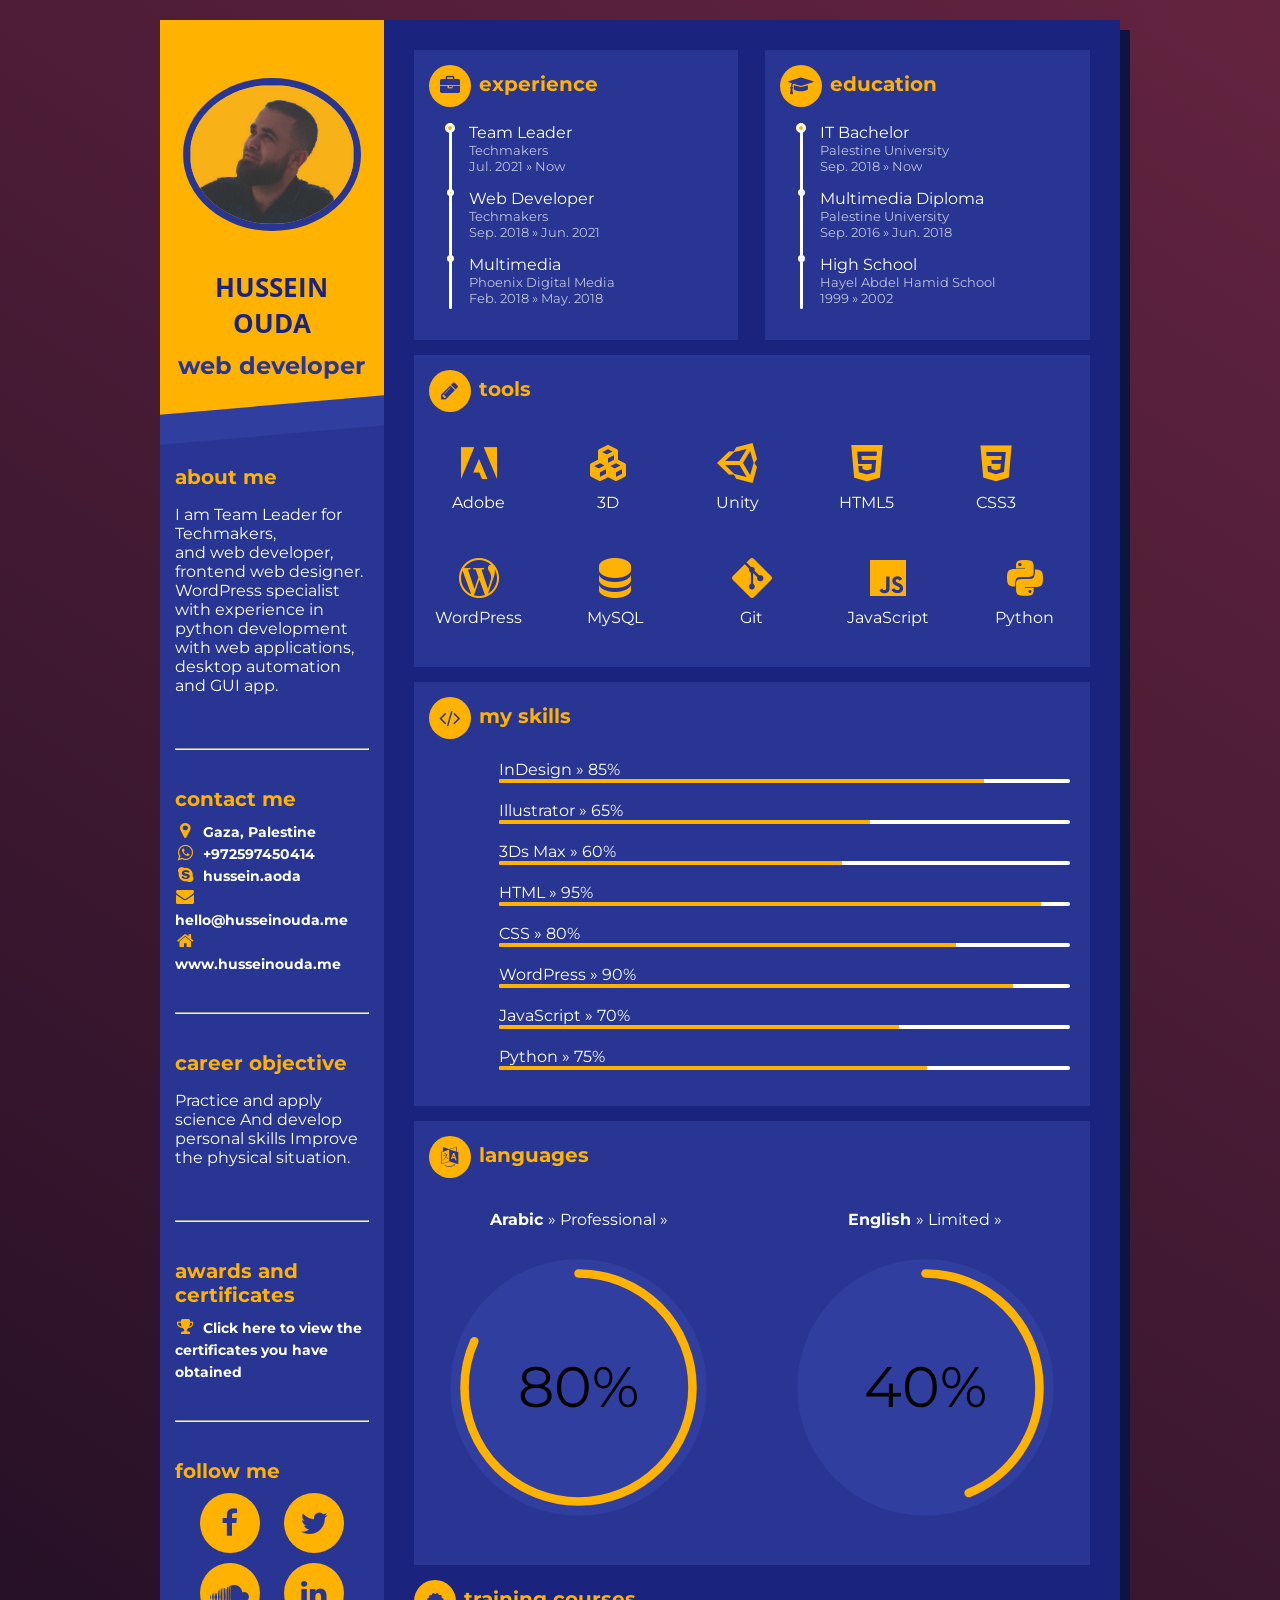
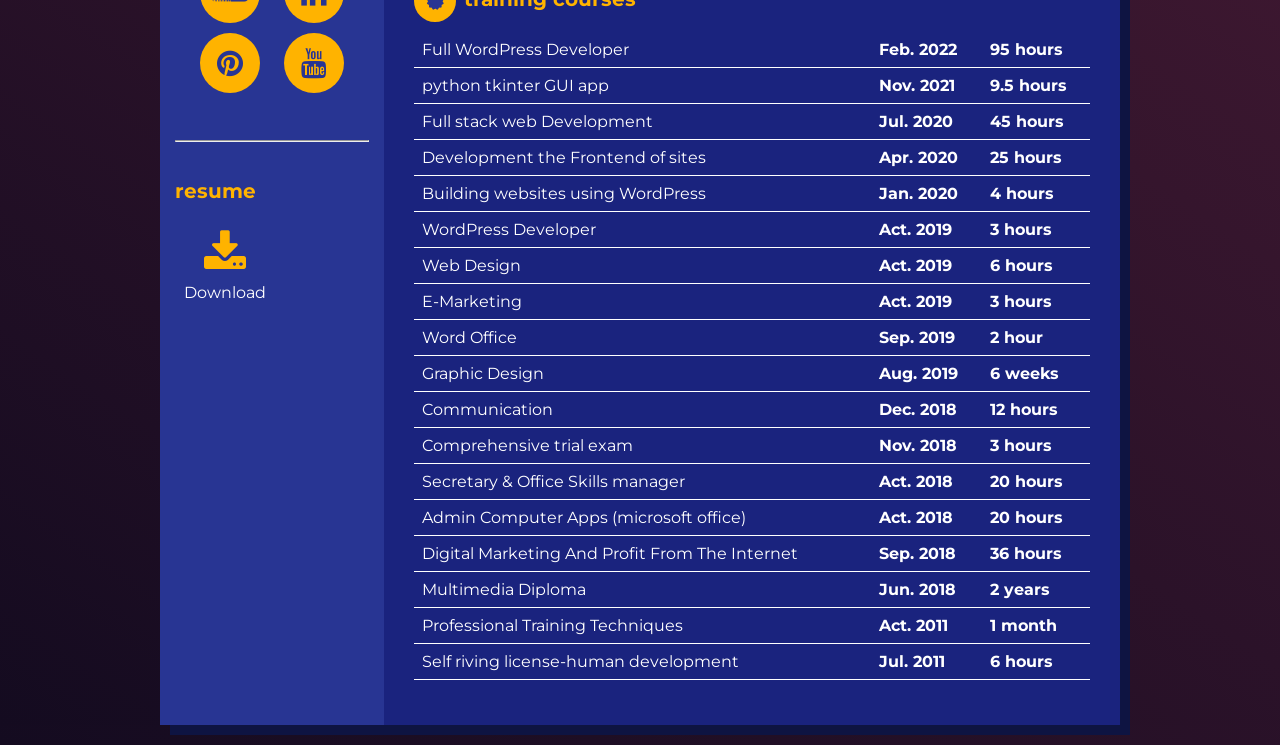
<file: index.html>
<!DOCTYPE html>
<html lang="en">
  <head>
    <!----===== Browser Icon Picture ===== -->
    <link rel="icon" type="image/x-icon" href="assets/images/ico/favicon.ico">
    <title>Resume | Hussein Ouda</title>
    <link href="https://maxcdn.bootstrapcdn.com/font-awesome/4.7.0/css/font-awesome.min.css" rel="stylesheet"
      integrity="sha384-wvfXpqpZZVQGK6TAh5PVlGOfQNHSoD2xbE+QkPxCAFlNEevoEH3Sl0sibVcOQVnN" crossorigin="anonymous">
    <link href="https://fonts.googleapis.com/css?family=Lato|Open+Sans" rel="stylesheet">
    <!-- ===== Icon Library ===== -->
    <link href='https://unpkg.com/boxicons@2.1.1/css/boxicons.min.css' rel='stylesheet'>
    <meta name="description" content="This is the description">
    <link rel="stylesheet" href="assets/styles.css" />
  </head>

  <body>
    <div class="resume">
      <div class="base">
        <div class="profile">
          <div class="photo">
            <img src="assets/images/husseinOuda-or.jpg" />
            <!-- <i class="fa fa-rocket"></i> -->
          </div>
          <div class="info">
            <h1 class="name">Hussein Ouda</h1>
            <h2 class="job">Web Developer</h2>
          </div>
        </div>
        <div class="about">
          <h3>About Me</h3>
          <p>I am Team Leader for
            <a href="https://techmakers.tech/" target="_blanK">
              <span>Techmakers,</span>
            </a>and web developer, frontend web designer. WordPress specialist with experience in python development with web applications, desktop automation and GUI app.
          </p>
        </div>
        <br>
        <hr>
        <br>
        <div class="contact">
          <h3>Contact Me</h3>
          <div class="address">
            <a href="https://goo.gl/maps/L9yKuoxyVT1Xq4139" title="Map" target="_blanK">
              <i class="fa fa-map-marker"></i><span>Gaza, Palestine</span>
            </a>
          </div>
          <div class="call">
            <a href="https://wa.me/972597450414" title="WhatsApp" target="_blanK">
              <i class="fa fa-whatsapp"></i><span>+972597450414</span>
            </a>
          </div>
          <div class="skype">
            <a href="https://join.skype.com/invite/iOiOGpuS8bvw" title="WhatsApp" target="_blanK">
              <i class="fa fa-skype"></i><span>hussein.aoda</span>
            </a>
          </div>
          <div class="email">
            <a href="mailto:hello@husseinouda.me" title="E-mail" target="_blanK">
              <i class="fa fa-envelope"></i><span>hello@husseinouda.me</span>
            </a>
          </div>
          <div class="website">
            <a href="https://husseinouda.me/" title="website" target="_blanK">
              <i class="fa fa-home"></i><span>www.husseinouda.me</span>
            </a>
          </div>
        </div>
        <br>
        <hr>
        <br>
        <div class="objective">
          <h3>Career Objective</h3>
          <p>
            Practice and apply science And develop personal skills Improve the physical situation.
          </p>
        </div>
        <br>
        <hr>
        <br>
        <div class="certificates">
          <h3>Awards and Certificates</h3>
          <div class="address">
            <a href="gallery.html" title="Certificates" target="_blanK">
              <i class="fa fa-trophy"></i><span>Click here to view the certificates you have obtained</span>
            </a>
          </div>
        </div>
        <br>
        <hr>
        <br>
        <div class="follow">
          <h3>Follow Me</h3>
          <div class="box">
            <a href="https://www.facebook.com/hussein3uda" target="_blank"><i class="fa fa-facebook"></i></a>
            <a href="https://twitter.com/7ussein_3uda" target="_blank"><i class="fa fa-twitter"></i></a>
            <a href="https://soundcloud.com/hussein-aoda" target="_blank"><i class="fa fa-soundcloud"></i></a>
            <a href="https://www.linkedin.com/in/hussein-ouda/" target="_blank"><i class="fa fa-linkedin"></i></a>
            <a href="https://www.pinterest.com/husseinaoda/" target="_blank"><i class="fa fa-pinterest"></i></a>
            <a href="https://www.youtube.com/@HusseinOuda" target="_blank"><i class="fa fa-youtube"></i></a>
          </div>
        </div>
        <br>
        <hr>
        <br>
        <div class="resume-dow">
          <h3>Resume</h3>
          <div class="interests-items">
            <div class="art">
              <a href="assets/images/Download/csv.rar" target="_blank" title="DOWNLOAD"><i class="fa fa-download"></i><span>Download</span></a>
            </div>
          </div>
        </div>
      </div>
      <div class="func">
        <div class="work">
          <h3><i class="fa fa-briefcase"></i>Experience</h3>
          <ul>
            <li>
              <span>Team Leader</span>
              <small><a href="https://techmakers.tech/" target="_blanK"><span>Techmakers</span></a></small>
              <small>Jul. 2021 &raquo; Now</small></li>
            <li>
              <span>Web Developer</span>
              <small><a href="https://techmakers.tech/" target="_blanK"><span>Techmakers</span></a></small>
              <small>Sep. 2018 &raquo; Jun. 2021</small></li>
            <li>
              <span>Multimedia</span>
              <small><a href="https://mg-mg.facebook.com/phnxdm/" target="_blanK"><span>Phoenix Digital Media</span></a></small>
              <small>Feb. 2018 &raquo; May. 2018</small></li>
          </ul>
        </div>
        <div class="edu">
          <h3><i class="fa fa-graduation-cap"></i>Education</h3>
          <ul>
            <li>
              <span>IT Bachelor</span>
              <small><a href="https://up.edu.ps/" target="_blanK"><span>Palestine University</span></a></small>
              <small>Sep. 2018 &raquo; Now</small></li>
            <li>
              <span>Multimedia Diploma</span>
              <small><a href="https://up.edu.ps/" target="_blanK"><span>Palestine University</span></a></small>
              <small>Sep. 2016 &raquo; Jun. 2018</small>
            </li>
            <li>
              <span>High School</span>
              <small>Hayel Abdel Hamid School</small>
              <small>1999 &raquo; 2002</small>
            </li>
          </ul>
        </div>
        <div class="skills-soft">
          <h3><i class="fa fa-pencil"></i>Tools</h3>
          <div class="interests-items">
            <div class="art"><i class='bx bxl-adobe bx-lg' title="Adobe"></i><span>Adobe</span></div>
            <div class="art"><i class='bx bxs-component bx-lg' title="3D"></i><span>3D</span></div>
            <div class="movies"><i class='bx bxl-unity bx-lg' title="Unity"></i><span>Unity</span></div>
            <div class="music"><i class='bx bxl-html5 bx-lg' title="HTML5"></i><span>HTML5</span></div>
            <div class="games"><i class='bx bxl-css3 bx-lg' title="CSS3"></i><span>CSS3</span></div>
            <!--<div class="games"><i class='bx bxl-bootstrap bx-lg' title="BootStrap"></i><span>BootStrap</span></div>--><br>
          </div>
          <div class="interests-items">
            <div class="art"><i class='bx bxl-wordpress bx-lg' title="WordPress"></i><span>WordPress</span></div>
            <div class="art"><i class='bx bxs-data bx-lg' title="MySQL"></i><span>MySQL</span></div>
            <div class="movies"><i class='bx bxl-git bx-lg' title="Git"></i><span>Git</span></div>
            <div class="music"><i class='bx bxl-javascript bx-lg' title="JavaScript"></i><span>JavaScript</span></div>
            <div class="games"><i class='bx bxl-python bx-lg' title="Python"></i><span>Python</span></div>
            <!--<div class="games"><i class='bx bxl-django bx-lg' title="Django"></i><span>BootStrap</span></div>-->
          </div>
        </div>
        <div class="skills-prog">
          <h3><i class="fa fa-code"></i>My Skills</h3>
          <ul>
            <li><span>InDesign &raquo; 85%</span>
              <div class="bar">
                <span class="indesign"></span>
              </div>
            </li>
            <li><span>Illustrator &raquo; 65%</span>
              <div class="bar">
                <span class="illustrator"></span>
              </div>
            </li>
            <li><span>3Ds Max &raquo; 60%</span>
              <div class="bar">
                <span class="max"></span>
              </div>
            </li>
            <li><span>HTML &raquo; 95%</span>
              <div class="bar">
                <span class="html"></span>
              </div>
            </li>
            <li><span>CSS &raquo; 80%</span>
              <div class="bar">
                <span class="css"></span>
              </div>
            </li>
            <li><span>WordPress &raquo; 90%</span>
              <div class="bar">
                <span class="wordpress"></span>
              </div>
            </li>
            <li><span>JavaScript &raquo; 70%</span>
              <div class="bar">
                <span class="javascript"></span>
              </div>
            </li>
            <li><span>Python &raquo; 75%</span>
              <div class="bar">
                <span class="python"></span>
              </div>
            </li>
          </ul>
        </div>
        <div class="skills-soft">
          <h3><i class="fa fa-language"></i>Languages</h3>
          <ul>
            <li data-percent="80">
              <p><strong>Arabic </strong> &raquo; Professional &raquo;</span></p>
              <svg viewbox="0 0 100 100">
                <circle cx="50" cy="50" r="45" fill="#303f9f""></circle>
                <path class="cbar" fill="none" stroke-linecap="round" stroke-width="5" stroke-dasharray="205" 
                  d="M50 10
                  a 40 40 0 0 1 0 80
                  a 40 40 0 0 1 0 -80"/>
                <text x="50" y="50" text-anchor="middle" dy="7" font-size="20">80%</text>
              </svg>
            </li>
            <li data-percent="40">
              <p><strong>English </strong> &raquo; Limited &raquo;</p>
              <svg viewbox="0 0 100 100">
                <circle cx="50" cy="50" r="45" fill="#303f9f"></circle>
                <path class="cbar" fill="none" stroke-linecap="round" stroke-width="5" stroke-dasharray="150" stroke-dashoffset="40"
                  d="M50 10
                  a 40 40 0 0 1 0 80
                  a 40 40 0 0 1 0 -80"/>
                <text x="50" y="50" text-anchor="middle" dy="7" font-size="20">40%</text>
            </li>
          </ul>
        </div>
        <div class="courses">
          <h3><i class="bx bxs-certification"></i>Training Courses</h3>
          <div class="interests-items">
            <table>
              <tr>
                <td><a href="assets/images/certificates/FullWordPressDeveloper-Feb.2022.pdf" target="_blanK">Full WordPress Developer</a></td>
                <td><b>Feb. 2022</b></td>
                <td><b>95 hours</b></td>
              </tr>
              <tr>
                <td><a href="assets/images/certificates/python-tkinterGUI-app-Nov.2021.jpg" target="_blanK">python tkinter GUI app</a></td>
                <td><b>Nov. 2021</b></td>
                <td><b>9.5 hours</b></td>
              </tr>
              <tr>
                <td><a href="assets/images/certificates/Fullstack-webDevelopment-Jul.2020.JPG" target="_blanK">Full stack web Development</a></td>
                <td><b>Jul. 2020</b></td>
                <td><b>45 hours</b></td>
              </tr>
              <tr>
                <td><a href="assets/images/certificates/DevelopmentFrontend-sites-Apr.2020.PNG" target="_blanK">Development the Frontend of sites</a></td>
                <td><b>Apr. 2020</b></td>
                <td><b>25 hours</b></td>
              </tr>
              <tr>
                <td><a href="assets/images/certificates/Building-websitesWordPress-Jan.2020.PNG" target="_blanK">Building websites using WordPress</a></td>
                <td><b>Jan. 2020</b></td>
                <td><b>4 hours</b></td>
              </tr>
              <tr>
                <td><a href="assets/images/certificates/WordPressDeveloper-Act.2019.PNG" target="_blanK">WordPress Developer</a></td>
                <td><b>Act. 2019</b></td>
                <td><b>3 hours</b></td>
              </tr>
              <tr>
                <td><a href="assets/images/certificates/WebDesign-Act.2019.JPG" target="_blanK">Web Design</a></td>
                <td><b>Act. 2019</b></td>
                <td><b>6 hours</b></td>
              </tr>
              <tr>
                <td><a href="assets/images/certificates/E-Marketing-Act.2019.PNG" target="_blanK">E-Marketing</a></td>
                <td><b>Act. 2019</b></td>
                <td><b>3 hours</b></td>
              </tr>
              <tr>
                <td><a href="assets/images/certificates/WordOffice-Sep.2019.PNG" target="_blanK">Word Office</a></td>
                <td><b>Sep. 2019</b></td>
                <td><b>2 hour</b></td>
              </tr>
              <tr>
                <td><a href="assets/images/certificates/GraphicDesign-Aug.2019.PNG" target="_blanK">Graphic Design</a></td>
                <td><b>Aug. 2019</b></td>
                <td><b>6 weeks</b></td>
              </tr>
              <tr>
                <td><a href="assets/images/certificates/Communication-Dec.2018.JPG" target="_blanK">Communication</a></td>
                <td><b>Dec. 2018</b></td>
                <td><b>12 hours</b></td>
              </tr>
              <tr>
                <td><a href="assets/images/certificates/Comprehensive-trial-exam-Nov.2018.JPG" target="_blanK">Comprehensive trial exam</a></td>
                <td><b>Nov. 2018</b></td>
                <td><b>3 hours</b></td>
              </tr>
              <tr>
                <td><a href="assets/images/certificates/SecretaryOffice-manager-Act.2018.JPG" target="_blanK">Secretary & Office Skills manager</a></td>
                <td><b>Act. 2018</b></td>
                <td><b>20 hours</b></td>
              </tr>
              <tr>
                <td><a href="assets/images/certificates/AdminComputerApps-Act.2018.JPG" target="_blanK">Admin Computer Apps (microsoft office)</a></td>
                <td><b>Act. 2018</b></td>
                <td><b>20 hours</b></td>
              </tr>
              <tr>
                <td><a href="assets/images/certificates/DigitalMarketing-Sep.2018.JPG" target="_blanK">Digital Marketing And Profit From The Internet</a></td>
                <td><b>Sep. 2018</b></td>
                <td><b>36 hours</b></td>
              </tr>
              <tr>
                <td><a href="MultimediaDiploma.html" target="_blanK">Multimedia Diploma</a></td>
                <td><b>Jun. 2018</b></td>
                <td><b>2 years</b></td>
              </tr>
              <tr>
                <td><a href="tot.html" target="_blanK">Professional Training Techniques</a></td>
                <td><b>Act. 2011</b></td>
                <td><b>1 month</b></td>
              </tr>
              <tr>
                <td><a href="assets/images/certificates/Self-riving license-Jul.2011.jpg" target="_blanK">Self riving license-human development</a></td>
                <td><b>Jul. 2011</b></td>
                <td><b>6 hours</b></td>
              </tr>
            </table>
          </div>
        </div>
      </div>
    </div>
    <script src="assets/script.js"></script>
  </body>
</html>
</file>
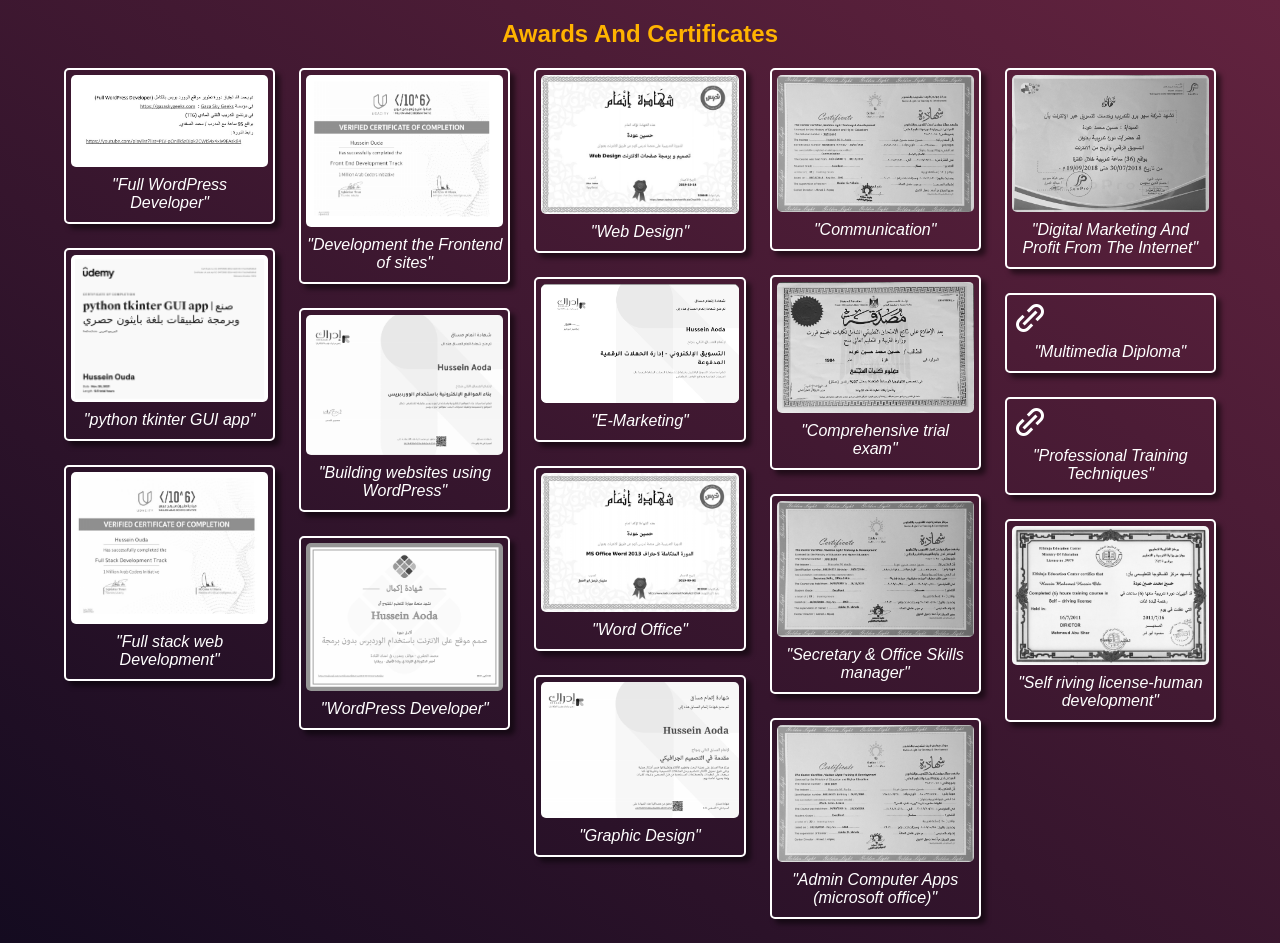
<file: gallery.html>
<!DOCTYPE html>
<html lang="en">

<head>
    <!----===== Browser Icon Picture ===== -->
    <link rel="icon" type="image/x-icon" href="images/ico/favicon.ico">
    <title>Certificates | Resume</title>
    <link href="https://maxcdn.bootstrapcdn.com/font-awesome/4.7.0/css/font-awesome.min.css" rel="stylesheet"
        integrity="sha384-wvfXpqpZZVQGK6TAh5PVlGOfQNHSoD2xbE+QkPxCAFlNEevoEH3Sl0sibVcOQVnN" crossorigin="anonymous">
    <link href="https://fonts.googleapis.com/css?family=Lato|Open+Sans" rel="stylesheet">
    <!-- ===== Icon Library ===== -->
    <link href='https://unpkg.com/boxicons@2.1.1/css/boxicons.min.css' rel='stylesheet'>
    <meta name="description" content="This is the description">
    <link rel="stylesheet" href="assets/styles.css" />
</head>

<body>
    <section class="purest">
        <h1 style="color: var(--orange);">Awards And Certificates</h1>
        <div class="grid-container">
            <div>
                <img class='grid-item grid-item-1'
                    src='assets/images/certificates/FullWordPressDeveloper-Feb.2022.jpg'
                    alt=''>
                <p>"Full WordPress Developer"</p>
            </div>
            <div>
                <img class='grid-item grid-item-2'
                    src='assets/images/certificates/python-tkinterGUI-app-Nov.2021.jpg'
                    alt=''>
                <p>"python tkinter GUI app"</p>
            </div>
            <div>
                <img class='grid-item grid-item-3'
                    src='assets/images/certificates/Fullstack-webDevelopment-Jul.2020.JPG'
                    alt=''>
                <p>"Full stack web Development"</p>
            </div>
            <div>
                <img class='grid-item grid-item-4'
                    src='assets/images/certificates/DevelopmentFrontend-sites-Apr.2020.PNG'
                    alt=''>
                <p>"Development the Frontend of sites"</p>
            </div>
            <div>
                <img class='grid-item grid-item-5'
                    src='assets/images/certificates/Building-websitesWordPress-Jan.2020.PNG'
                    alt=''>
                <p>"Building websites using WordPress"</p>
            </div>
            <div>
                <img class='grid-item grid-item-6'
                    src='assets/images/certificates/WordPressDeveloper-Act.2019.PNG'
                    alt=''>
                <p>"WordPress Developer"</p>
            </div>
            <div>
                <img class='grid-item grid-item-7'
                    src='assets/images/certificates/WebDesign-Act.2019.JPG'
                    alt=''>
                <p>"Web Design"</p>
            </div>
            <div>
                <img class='grid-item grid-item-8'
                    src='assets/images/certificates/E-Marketing-Act.2019.PNG'
                    alt=''>
                <p>"E-Marketing"</p>
            </div>
            <div>
                <img class='grid-item grid-item-9'
                    src='assets/images/certificates/WordOffice-Sep.2019.PNG'
                    alt=''>
                <p>"Word Office"</p>
            </div>
            <div>
                <img class='grid-item grid-item-10'
                    src='assets/images/certificates/GraphicDesign-Aug.2019.PNG'
                    alt=''>
                <p>"Graphic Design"</p>
            </div>
            <div>
                <img class='grid-item grid-item-11'
                    src='assets/images/certificates/Communication-Dec.2018.JPG'
                    alt=''>
                <p>"Communication"</p>
            </div>
            <div>
                <img class='grid-item grid-item-12'
                    src='assets/images/certificates/Comprehensive-trial-exam-Nov.2018.JPG'
                    alt=''>
                <p>"Comprehensive trial exam"</p>
            </div>
            <div>
                <img class='grid-item grid-item-13'
                    src='assets/images/certificates/SecretaryOffice-manager-Act.2018.JPG'
                    alt=''>
                <p>"Secretary & Office Skills manager"</p>
            </div>
            <div>
                <img class='grid-item grid-item-14'
                    src='assets/images/certificates/AdminComputerApps-Act.2018.JPG'
                    alt=''>
                <p>"Admin Computer Apps (microsoft office)"</p>
            </div>
            <div>
                <img class='grid-item grid-item-15'
                    src='assets/images/certificates/DigitalMarketing-Sep.2018.JPG'
                    alt=''>
                <p>"Digital Marketing And Profit From The Internet"</p>
            </div>
            <div>
                <a class="grid-item grid-item-16" href="MultimediaDiploma.html" target="_blank"><i class="bx bx-link-alt bx-md"></i>
                    <p>"Multimedia Diploma"</p>
                </a>
            </div>
            <div>
                <a class="grid-item grid-item-17" href="tot.html" target="_blank"><i class="bx bx-link-alt bx-md"></i>
                    <p>"Professional Training Techniques"</p>
                </a>
            </div>
            <div>
                <img class='grid-item grid-item-18'
                    src='assets/images/certificates/Self-riving license-Jul.2011.jpg'
                    alt=''>
                <p>"Self riving license-human development"</p>
            </div>
        </div>
    </section>
</body>

</html>
</file>
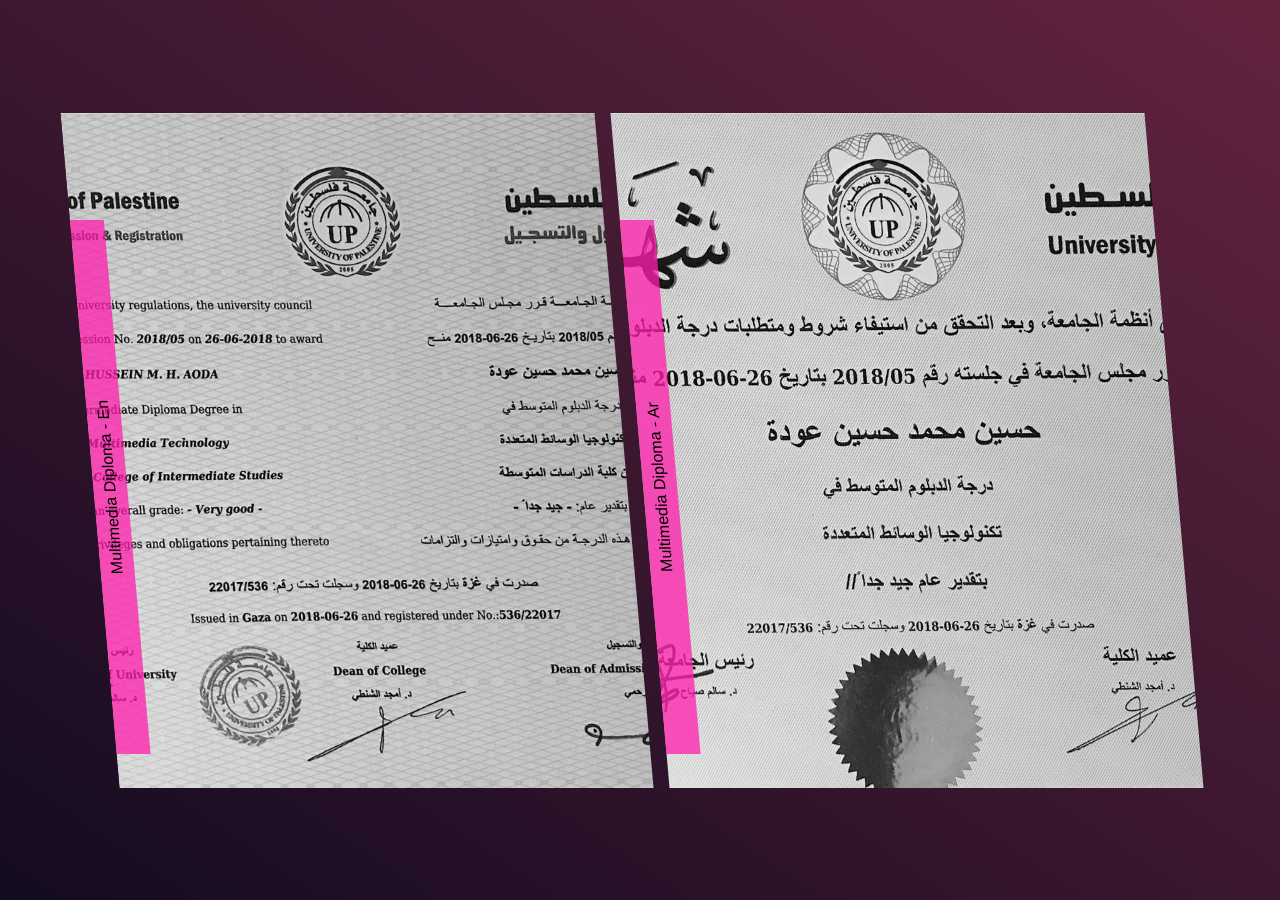
<file: MultimediaDiploma.html>
<!DOCTYPE html>
<html lang="en">
    <head>
    <!----===== Browser Icon Picture ===== -->
    <link rel="icon" type="image/x-icon" href="images/ico/favicon.ico">
    <title>Certificates | Resume</title>
    <link href="https://maxcdn.bootstrapcdn.com/font-awesome/4.7.0/css/font-awesome.min.css" rel="stylesheet"
      integrity="sha384-wvfXpqpZZVQGK6TAh5PVlGOfQNHSoD2xbE+QkPxCAFlNEevoEH3Sl0sibVcOQVnN" crossorigin="anonymous">
    <link href="https://fonts.googleapis.com/css?family=Lato|Open+Sans" rel="stylesheet">
    <!-- ===== Icon Library ===== -->
    <link href='https://unpkg.com/boxicons@2.1.1/css/boxicons.min.css' rel='stylesheet'>
    <meta name="description" content="This is the description">
    <link rel="stylesheet" href="assets/styles.css" />
    </head>

    <body>
        <section>
            <div class="gallery">
                <div class="card">
                    <img src="assets/images/certificates/MultimediaDiploma/MultimediaDiploma-Jun.2018.JPG">
                    <div class="card__head">Multimedia Diploma - En</div>
                </div>
                <div class="card">
                    <img src="assets/images/certificates/MultimediaDiploma/MultimediaDiploma-Jun.2018-p2.JPG">
                    <div class="card__head">Multimedia Diploma - Ar</div>
                </div>
            </div>
        </section>
    </body>
</html>
</file>
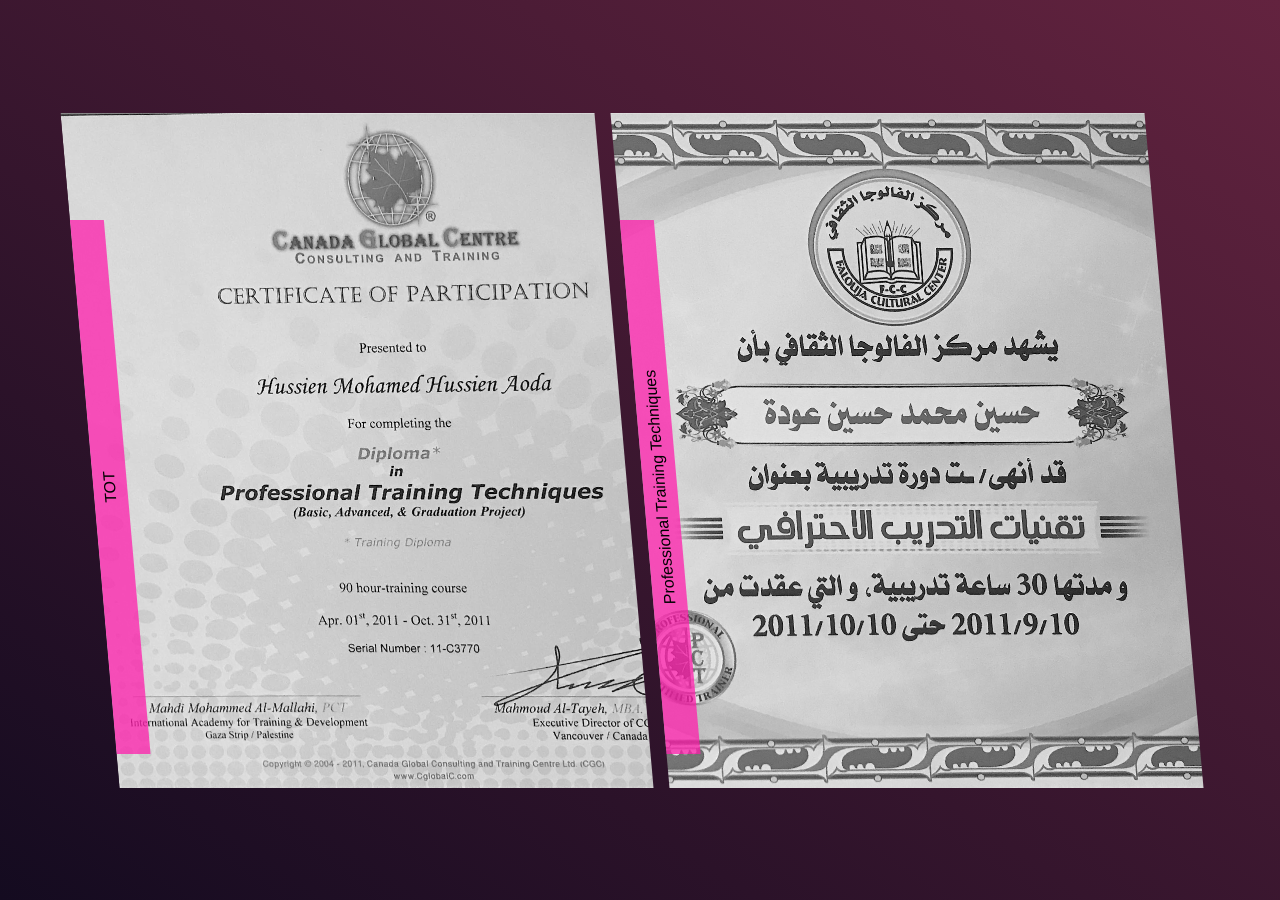
<file: tot.html>
<!DOCTYPE html>
<html lang="en">
    <head>
    <!----===== Browser Icon Picture ===== -->
    <link rel="icon" type="image/x-icon" href="images/ico/favicon.ico">
    <title>Certificates | Resume</title>
    <link href="https://maxcdn.bootstrapcdn.com/font-awesome/4.7.0/css/font-awesome.min.css" rel="stylesheet"
      integrity="sha384-wvfXpqpZZVQGK6TAh5PVlGOfQNHSoD2xbE+QkPxCAFlNEevoEH3Sl0sibVcOQVnN" crossorigin="anonymous">
    <link href="https://fonts.googleapis.com/css?family=Lato|Open+Sans" rel="stylesheet">
    <!-- ===== Icon Library ===== -->
    <link href='https://unpkg.com/boxicons@2.1.1/css/boxicons.min.css' rel='stylesheet'>
    <meta name="description" content="This is the description">
    <link rel="stylesheet" href="assets/styles.css" />
    </head>

    <body>
        <section>
            <div class="gallery">
                <div class="card">
                    <img src="assets/images/certificates/TOT/TOT.JPG">
                    <div class="card__head">TOT</div>
                </div>
                <div class="card">
                    <img src="assets/images/certificates/TOT/ProfessionalTrainingTechniques.JPG">
                    <div class="card__head">Professional Training Techniques</div>
                </div>
            </div>
        </section>
    </body>
</html>
</file>
<file: assets/styles.css>
@import url("https://fonts.googleapis.com/css?family=Montserrat");

:root {
  /* ===== Colors ===== */
  --darkest-blue: #1a237e;
  --darker-blue: #283593;
  --dark-blue: #303f9f;
  --medium-blue: #3949ab;
  --light-blue: #3f51b5;
  --lighter-blue: #5c6bc0;
  --lightest-blue: #9fa8da;
  --white: #ffffff;
  --black: #0e1442;
  --orange: #ffb300;
  --yellow: #fdd835;
  --dark-pink: #ad1457;
  --light-pink: #d81b60;
}

@charset "UTF-8";
* {
  outline: none;
}

*,
*:before,
*:after {
  -webkit-box-sizing: inherit;
  -moz-box-sizing: inherit;
  box-sizing: inherit;
}

html,
body {
  -webkit-box-sizing: border-box;
  -moz-box-sizing: border-box;
  box-sizing: border-box;
  margin: 0;
  padding: 0;
  -webkit-transition: 0.5s;
  transition: 0.5s;
  background: linear-gradient(34deg, rgba(20,11,32,1) 0%, rgba(99,35,63,1) 100%);
  cursor: default;
  font-family: "Montserrat", sans-serif;
  font-size: 16px;
}

a {
  text-decoration: none;
  color: var(--white);
  display: block;
  transition-duration: 0.3s;
}

ul {
  list-style-type: none;
  padding: 0;
}

h3 {
  color: var(--orange);
  margin: 10px 0;
  text-transform: lowercase;
  font-size: 1.25em;
}

.resume {
  width: 960px;
  background: var(--darkest-blue);
  color: var(--white);
  margin: 20px auto;
  box-shadow: 10px 10px var(--black);
  position: relative;
  display: flex;
}
.resume .base,
.resume .func {
  box-sizing: border-box;
  float: left;
}
.resume .base > div,
.resume .func > div {
  padding-bottom: 10px;
}
.resume .base > div:last-of-type,
.resume .func > div:last-of-type {
  padding-bottom: 0;
}
.resume .base {
  width: 30%;
  padding: 30px 15px;
  background: var(--darker-blue);
  color: var(--white);
}
.resume .base .profile {
  background: var(--orange);
  padding: 30px 15px 40px 15px;
  margin: -30px -15px 45px -15px;
  position: relative;
  z-index: 2;
}
.resume .base .profile::after {
  content: "";
  position: absolute;
  background: var(--dark-blue);
  width: 100%;
  height: 30px;
  bottom: -15px;
  left: 0;
  transform: skewY(-5deg);
  z-index: -1;
}

.resume .base .profile .photo {
  display: flex;
  justify-content: center;
  align-items: center;
  margin: auto auto 0;
  padding: 8px;
}
.resume .base .profile .photo img {
  float: left;
  width: 100%;
  margin: 20px;
  border-radius: 50%;
  border: 7px solid var(--darker-blue);
}
/*.resume .base .profile .fa-rocket {
  font-size: 100px;
  text-align: center;
  margin: auto;
  color: var(--darker-blue);
}*/
.resume .base .profile .info {
  text-align: center;
  color: var(--white);
}
.resume .base .profile .info .name {
  margin-top: 10px;
  margin-bottom: 0;
  font-size: 1.65em;
  font-family: 'Open Sans', sans-serif;
  text-transform: uppercase;
  color: var(--darkest-blue);
}
.resume .base .profile .info .job {
  margin-top: 10px;
  margin-bottom: 0;
  font-size: 1.5em;
  text-transform: lowercase;
  color: var(--darker-blue);
}

.resume .base .about p a:hover,
.resume .base .contact div a:hover,
.resume .base .contact div:hover i,
.resume .base .certificates div a:hover,
.resume .base .certificates div:hover i,
.func ul li small a:hover {
  color: var(--yellow);
}
.resume .base .about p a:hover span::after,
.resume .base .contact div a:hover span::after,
.resume .base .certificates div a:hover span::after,
.func ul li small a:hover span::after {
  width: 100%;
}
.resume .base .about p span,
.resume .base .contact div span,
.resume .base .certificates div span,
.func ul li small span {
  position: relative;
}
.resume .base .about p span::after,
.resume .base .contact div span::after,
.resume .base .certificates div span::after,
.func ul li small span::after {
  content: "";
  position: absolute;
  background: var(--yellow);
  height: 1px;
  width: 0;
  bottom: 0;
  left: 0;
  transition-duration: 0.3s;
}

.resume .base .contact div,
.resume .base .certificates div {
  line-height: 22px;
  font-size: 14px;
  font-weight: bold;
}
.resume .base .contact div i,
.resume .base .certificates div i {
  color: var(--orange);
  width: 20px;
  height: 20px;
  font-size: 18px;
  text-align: center;
  margin-right: 8px;
  transition-duration: 0.3s;
}

.resume .base .follow .box {
  text-align: center;
  vertical-align: middle;
}
.resume .base .follow .box a {
  display: inline-block;
  vertical-align: text-bottom;
}
.resume .base .follow .box a:hover i {
  background: var(--yellow);
  border-radius: 5px;
  transform: rotate(45deg) scale(0.8);
}
.resume .base .follow .box a:hover i::before {
  transform: rotate(-45deg) scale(1.5);
}
.resume .base .follow .box i {
  display: inline-block;
  font-size: 30px;
  background: var(--orange);
  width: 60px;
  height: 60px;
  border-radius: 50%;
  line-height: 60px;
  color: var(--darker-blue);
  margin: 0 10px 10px 10px;
  transition-duration: 0.3s;
}
.resume .base .follow .box i::before {
  transition-duration: 0.3s;
}
.resume .base .follow .box i.fa::before {
  display: block;
}
.resume .func {
  width: 100%;
  padding: 30px;
}
.resume .func:hover > div {
  transition-duration: 0.5s;
}
.resume .func:hover > div:hover h3 i {
  transform: scale(1.25);
}
.resume .func:hover > div:not(:hover) {
  opacity: 0.5;
}
.resume .func h3 {
  transition-duration: 0.3s;
  margin-top: 0;
}
.resume .func h3 i {
  color:var(--darker-blue);
  background: var(--orange);
  width: 42px;
  height: 42px;
  font-size: 20px;
  line-height: 42px;
  border-radius: 50%;
  text-align: center;
  vertical-align: middle;
  margin-right: 8px;
  transition-duration: 0.3s;
}
.resume .func .work,
.resume .func .edu {
  float: left;
}
.resume .func .work small,
.resume .func .edu small {
  display: block;
  opacity: 0.7;
}
.resume .func .work ul li,
.resume .func .edu ul li {
  position: relative;
  margin-left: 15px;
  padding-left: 25px;
  padding-bottom: 15px;
}
.resume .func .work ul li:hover::before,
.resume .func .edu ul li:hover::before {
  animation: circle 1.2s infinite;
}
.resume .func .work ul li:hover span,
.resume .func .edu ul li:hover span {
  color: var(--yellow);
}
@keyframes circle {
  from {
    box-shadow: 0 0 0 0px var(--yellow);
  }
  to {
    box-shadow: 0 0 0 6px rgba(255, 255, 255, 0);
  }
}
.resume .func .work ul li:first-of-type::before,
.resume .func .edu ul li:first-of-type::before {
  width: 10px;
  height: 10px;
  left: 1px;
}
.resume .func .work ul li:last-of-type,
.resume .func .edu ul li:last-of-type {
  padding-bottom: 3px;
}
.resume .func .work ul li:last-of-type::after,
.resume .func .edu ul li:last-of-type::after {
  border-radius: 1.5px;
}
.resume .func .work ul li::before,
.resume .func .work ul li::after,
.resume .func .edu ul li::before,
.resume .func .edu ul li::after {
  content: "";
  display: block;
  position: absolute;
}
.resume .func .work ul li::before,
.resume .func .edu ul li::before {
  width: 7px;
  height: 7px;
  border: 3px solid var(--white);
  background: var(--orange);
  border-radius: 50%;
  left: 3px;
  z-index: 1;
}
.resume .func .work ul li::after,
.resume .func .edu ul li::after {
  width: 3px;
  height: 100%;
  background: var(--white);
  left: 5px;
  top: 0;
}
.resume .func .work ul li span,
.resume .func .edu ul li span {
  transition-duration: 0.3s;
}
.resume .func .work {
  width: 48%;
  background: var(--darker-blue);
  padding: 15px;
  margin: 0 4% 15px 0;
}
.resume .func .edu {
  width: 48%;
  background: var(--darker-blue);
  padding: 15px;
}
.resume .func .skills-prog {
  clear: both;
  background: var(--darker-blue);
  padding: 15px;
}
.resume .func .skills-prog ul {
  margin-left: 15px;
}
.resume .func .skills-prog ul li {
  margin-bottom: 8px;
  align-items: center;
  margin-left: 50px;
  padding: 5px;
}
.resume .func .skills-prog ul li span {
  display: block;
}
.resume .func .skills-prog ul li .bar {
  background: var(--white);
  height: 4px;
  display: block;
  border-radius: 2px;
  overflow: hidden;
}
.resume .func .skills-prog ul li .bar:hover {
  box-shadow: 0 0 0 1px var(--yellow);
}
.resume .func .skills-prog ul li .bar span {
  background: var(--orange);
  height: 6px;
  float: left;
  text-align: right;
	color: var(--white);
	font-weight: bold;
}
.indesign {
  width: 85%;
  animation: indesign 3s;
}
@keyframes indesign {
  0% {
      width: 0%;
  }
  100% {
      width: 85%;
  }
}
.illustrator {
  width: 65%;
  animation: illustrator 3s;
}
@keyframes illustrator {
  0% {
      width: 0%;
  }
  100% {
      width: 65%;
  }
}
.max {
  width: 60%;
  animation: max 3s;
}
@keyframes max {
  0% {
      width: 0%;
  }
  100% {
      width: 60%;
  }
}
.html {
  width: 95%;
  animation: html 3s;
}
@keyframes html {
  0% {
      width: 0%;
  }
  100% {
      width: 95%;
  }
}
.css {
  width: 80%;
  animation: css 3s;
}
@keyframes css {
  0% {
      width: 0%;
  }
  100% {
      width: 80%;
  }
}
.wordpress {
  width: 90%;
  animation: wordpress 3s;
}
@keyframes wordpress {
  0% {
      width: 0%;
  }
  100% {
      width: 90%;
  }
}
.javascript {
  width: 70%;
  animation: javascript 3s;
}
@keyframes javascript {
  0% {
      width: 0%;
  }
  100% {
      width: 70%;
  }
}
.python {
  width: 75%;
  animation: python 3s;
}
@keyframes python {
  0% {
      width: 0%;
  }
  100% {
      width: 75%;
  }
}
.resume .func .skills-soft {
  clear: both;
  background: var(--darker-blue);
  padding: 15px;
  margin: 15px 0;
}
.resume .func .skills-soft ul {
  display: flex;
  justify-content: space-between;
  text-align: center;
}
.resume .func .skills-soft ul li {
  position: relative;
}
.resume .func .skills-soft ul li:hover svg .cbar {
  stroke: var(--yellow);
  stroke-width: 4px;
}
.resume .func .skills-soft ul li:hover span,
.resume .func .skills-soft ul li:hover small {
  transform: scale(1.2);
}
.resume .func .skills-soft ul li svg {
  width: 95%;
}
.resume .func .skills-soft ul li svg .cbar {
  stroke-width: 3px;
  stroke: var(--orange);
  stroke-linecap: round;
}
.resume .func .skills-soft ul li span,
.resume .func .skills-soft ul li small {
  position: absolute;
  display: block;
  width: 100%;
  top: 52%;
  transition-duration: 0.3s;
}
.resume .func .skills-soft ul li span {
  top: 40%;
}
.resume .func .interests {
  background: var(--darker-blue);
  margin: 15px 0 0;
  padding: 15px;
}
.resume .func .interests-items,
.resume .base .interests-items {
  box-sizing: border-box;
  padding: 0 0 15px;
  width: 100%;
  text-align: center;
  display: flex;
  justify-content: space-between;
}
.resume .func .interests-items div,
.resume .base .resume-dow .interests-items div {
  display: flex;
  flex-direction: column;
  justify-content: center;
  align-items: center;
  width: 100px;
  height: 100px;
  border-radius: 50%;
}
.resume .func .interests-items div:hover i,
.resume .base .resume-dow .interests-items div:hover i {
  transform: scale(1.2);
}

.resume .base .resume-dow .interests-items div:hover span {
  color: var(--yellow);
  transition-duration: 0.3s;
}
.resume .func .interests-items div i,
.resume .base .resume-dow .interests-items div i {
  font-size: 45px;
  width: 60px;
  height: 60px;
  line-height: 60px;
  color: var(--orange);
  transition-duration: 0.3s;
}

.resume .base .resume-dow .interests-items div span {
  display: block;
}

table {
  border-collapse: collapse;
  width: 100%;
}

td {
  padding: 8px;
  text-align: left;
  border-bottom: 1px solid var(--white);
}

tr:hover {background-color: var(--dark-blue);}

td a:link {
  background-color: transparent;
  text-decoration: none;
  
}
td a:hover {
  color: var(--yellow);
  text-decoration: underline;
  transition-duration: 0.3s;
}

/* start Gallery */ 
section {
  margin: 0;
  min-height: 100vh;
  font-family: sans-serif;
  display: flex;
  justify-content: center;
  align-items: center;
  flex-direction: column;
}
.grid-container {
  columns: 5 200px;
  column-gap: 1.5rem;
  width: 90%;
  margin: 0 auto;
}
.grid-container div {
  width: 150px;
  margin: 0 1.5rem 1.5rem 0;
  display: inline-block;
  width: 100%;
  border: solid 2px var(--white);
  padding: 5px;
  box-shadow: 5px 5px 5px rgba(0,0,0,0.5);
  border-radius: 5px;
  transition: all .25s ease-in-out;
}
.grid-container div:hover {border-color: coral;}
.grid-container div img {
  width: 100%;
  filter: grayscale(100%);
  border-radius: 5px;
  transition: all .25s ease-in-out;
}
.grid-container div:hover img {filter: grayscale(0);}
.grid-container div p {
  margin: 5px 0;
  padding: 0;
  color: var(--white);
  text-align: center;
  font-style: italic;
}

.gallery {
  display: flex;
  justify-content: center;
  align-items: center;
  margin: 10vmin;
  overflow: hidden;
  transform: skew(5deg);
}
.gallery .card {
  flex: 1;
  transition: all 1s ease-in-out;
  height: 75vmin;
  position: relative;
}
.card  .card__head {
  color: black;
  background: rgba(255, 30, 173, 0.75);
  padding: 0.5em;
  transform: rotate(-90deg);
  transform-origin: 0% 0%;
  transition: all 0.5s ease-in-out;
  min-width: 100%;
  text-align: center;
  position: absolute;
  bottom: 0;
  left: 0;
  font-size: 1em;
  white-space: nowrap;
}

.card:hover {flex-grow: 10;}
.card:hover img {filter: grayscale(0);}
.card:hover .card__head {
  text-align: center;
  top: calc(100% - 2em);
  color: white;
  background: rgba(0, 0, 0, 0.5);
  font-size: 2em;
  transform: rotate(0deg) skew(-5deg);
}
.card  img {
  width: 100%;
  height: 100%;
  object-fit: cover;
  transition: all 1s ease-in-out;
  filter: grayscale(100%);
}
.card:not(:nth-child(5)) {margin-right: 1em;}

/* End Gallery */
</file>
